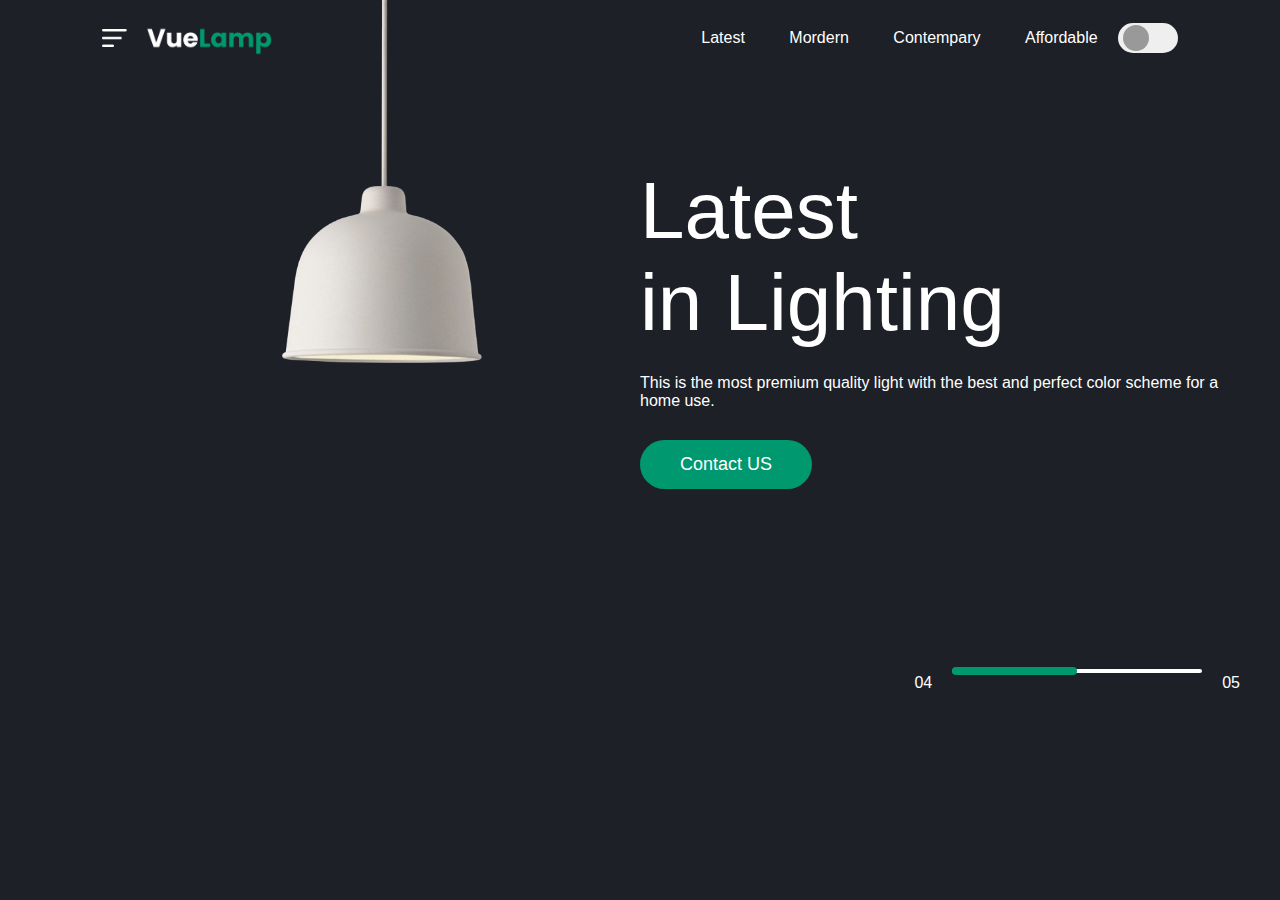
<file: Day 1/index.html>
<!DOCTYPE html>
<html lang="en">
<head>
    <meta charset="UTF-8">
    <link rel="stylesheet" href="style.css">
    <meta name="viewport" content="width=device-width, initial-scale=1.0">
    <title>Day 1</title>
</head>
<body>
    
    <div class="hero">
        <nav>
            <img src="images/menu.png" alt="Menu Image" class="menu-img">
            <img src="images/logo.png" alt="Logo of Developer" class="logo" >

            <ul>
                <li><a href="">Latest</a></li>
                <li><a href="">Mordern</a></li>
                <li><a href="">Contempary</a></li>
                <li><a href="">Affordable</a></li>
            </ul>
            <button type="button" onclick="toggleBtn()" id="btn"><span></span></button>
        </nav>


        <div class="lamp-container">
            <img src="images/lamp.png" alt="lamp image" class = "lamp">
            <img src="images/light.png" alt="lamp-light image" class = "light" id="light">
        </div>

        <div class="text-container">
            <h1>Latest <br> in Lighting</h1>
            <p>This is the most premium quality light with the best and perfect color scheme for a home use.</p>
            <a href="">Contact US</a>
            <div class="control">
                <p>04</p>
                <div class="line"><span></span></div>
                <p>05</p>
            </div>
        </div>
    </div>


    <script>
        var btn = document.getElementById("btn");
        var light = document.getElementById("light");

        function toggleBtn(){
            btn.classList.toggle("active");
            light.classList.toggle("on");
        }

    </script>

</body>
</html>
</file>
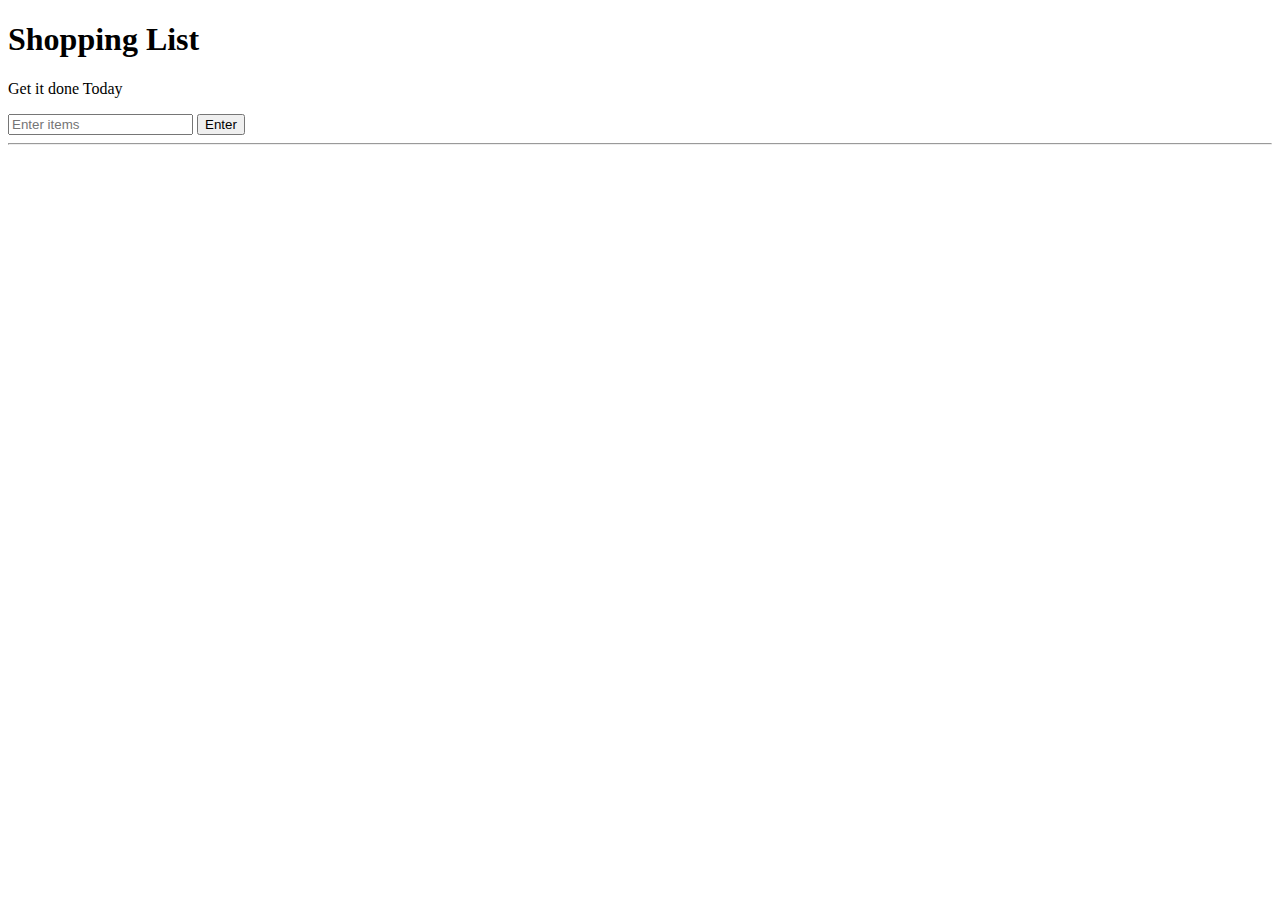
<file: Day 2 - 3/index.html>
<!DOCTYPE html>
<html lang="en">
<head>
    <meta charset="UTF-8">
    <link rel="stylesheet" href="style.css">
    <meta name="viewport" content="width=device-width, initial-scale=1.0">
    <title>Day 2 -DOM Manipulation</title>
</head>
<body>
    <h1>Shopping List</h1>
    <p id="first">Get it done Today</p>
    <input type="text" id= "userinput" placeholder="Enter items">
    <button id="enter">Enter</button>
    <hr>
    <ul>
       
    </ul>
    <script type="text/javascript" src="script.js"></script>
</body>
</html>
</file>
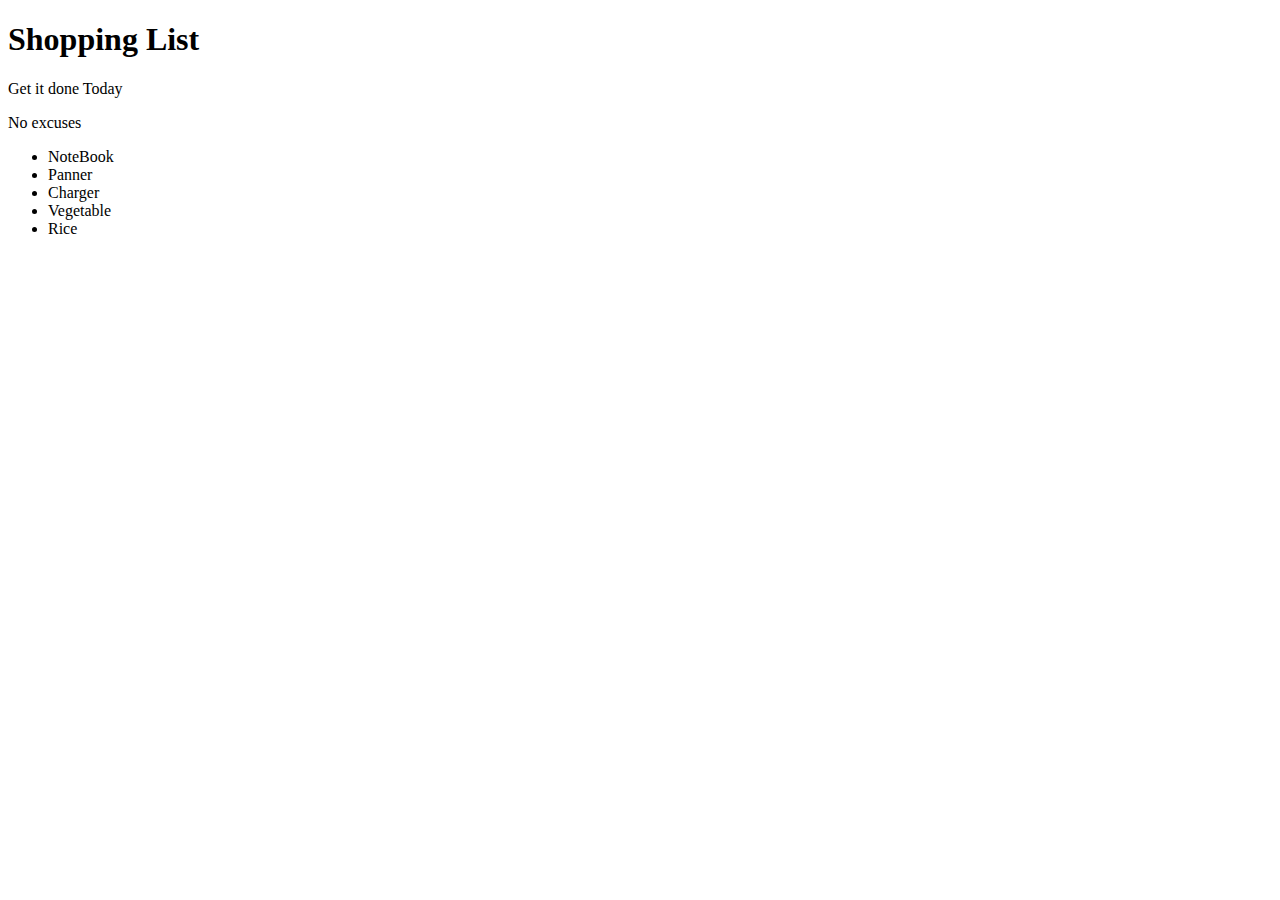
<file: Day 2/index.html>
<!DOCTYPE html>
<html lang="en">
<head>
    <meta charset="UTF-8">
    <link rel="stylesheet" href="style.css">
    <meta name="viewport" content="width=device-width, initial-scale=1.0">
    <title>Day 2 -DOM Manipulation</title>
</head>
<body>
    <h1>Shopping List</h1>
    <p id="first">Get it done Today</p>
    <p class="second">No excuses</p>
    <ul>
        <li class="bold red" random="23">NoteBook</li>
        <li>Panner</li>
        <li>Charger</li>
        <li>Vegetable</li>
        <li>Rice</li>
    </ul>
</body>
</html>
</file>
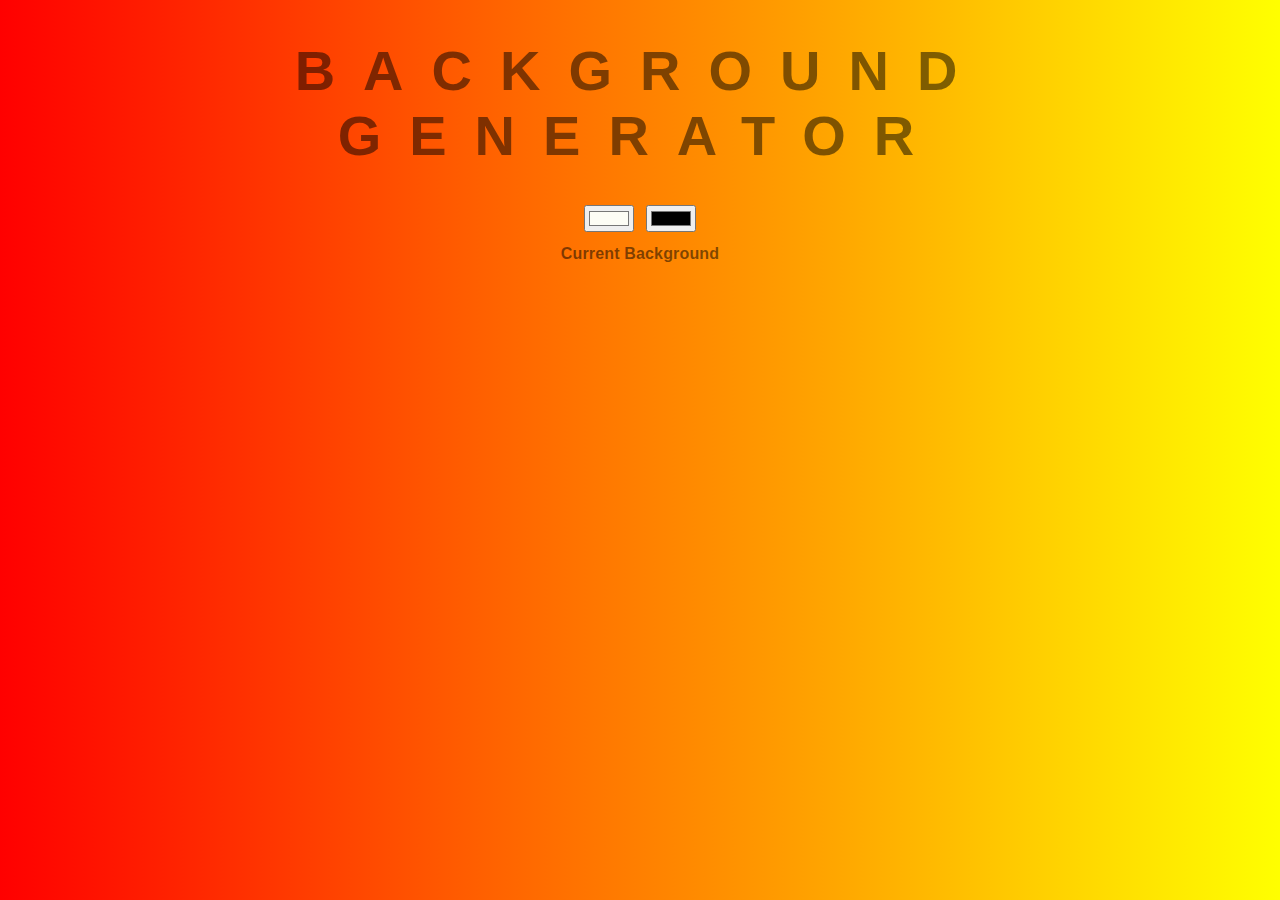
<file: Day 4/index.html>
<!DOCTYPE html>
<html lang="en">
<head>
    <meta charset="UTF-8">
    <link rel="stylesheet" href="style.css">
    <meta name="viewport" content="width=device-width, initial-scale=1.0">
    <title>Day 4 - background Generator</title>
</head>
<body id = 'gradient'>
    <h1>Background Generator</h1>
    <input type="color" class="color1" name="color1" value="#fdfdf5">
    <input type="color" class="color2" name="color2" value="#aaa">
    <h2>Current Background</h2>
    <h3></h3>
    <script type="text/javascript" src="script.js"></script>
</body>
</html>
</file>
<file: Day 1/style.css>
*{
    padding: 0;
    margin: 0;
    font-family: "poppins",sans-serif;
    box-sizing: border-box;   
}

.hero{
    background: #1d2026;
    min-height: 100vh;
    color: #fff;
    width: 100%;
    position: relative;
}

nav{
    display: flex;
    align-items: center;
    padding: 20px 8%;
}

nav .menu-img{
    width: 25px;
    cursor: pointer;
    margin-right: 20px;
}

nav .logo{
    width: 125px;
    cursor: pointer;
}

nav ul {
    flex: 1;
    text-align: right;
}

nav ul li{
    display: inline-block;
    list-style: none;
    padding: 0 20px;
}

nav ul li a{
    text-decoration: none;
    color: #fff;
}

button {
    background-color: #efefef;
    color: #1d2026;
    height: 30px;
    width: 60px;
    border-radius: 25px;
    border: 0;
    outline: 0;
    cursor: pointer;
    transition: background 0.5s,margin-left 0.5s ;
}

button span{
    display: block;
    background-color: #999;
    height: 26px;
    width: 26px;
    border-radius: 50%;
    margin-left: 5px;
}

.lamp-container{
    position: absolute;
    top:-20px;
    left: 22%;
    width: 200px;
}

.lamp{
    width: 100%;
}

.light{
    position: absolute;
    top:96%;
    left: 50%;
    transform: translate(-50%);
    width: 700px;
    margin-left: -10px;
    opacity: 0;
    transition: opacity 0.5s;
}

.text-container{
    max-width: 600px;
    margin-top: 7%;
    margin-left: 50%;
}

.text-container h1{
    font-size: 80px;
    font-weight: 400;
}
.text-container p{
    margin-top: 25px;
}

.text-container a{
    text-decoration: none;
    background: #00986f;
    padding: 14px 40px;
    display: inline-block;
    color: #fff;
    font-size: 18px;
    margin-top: 30px;
    border-radius: 30px ;
}


.control{
    display: flex;
    align-items: center;
    justify-content: flex-end;
    margin-top: 160px;
}

.control .line{
    width: 250px;
    height: 4px;
    background: #fff;
    margin: 0 20px;
    border-radius: 2px;
}


.control .line span{
    width: 50%;
    height: 8px;
    margin-top: -2px;
    border-radius: 4px;
    background: #00986f;
    display: block;
}

.active{
    background: green;
}

.active span{
    background: #fff;
    margin-left: 30px;
}

.on{
    opacity: 1;   
}
</file>
<file: Day 2 - 3/style.css>
.done{
    text-decoration: line-through;
}
</file>
<file: Day 2/style.css>
.done{
    text-decoration: line-through;
}
</file>
<file: Day 4/style.css>
body{
    font:'Raleway',sans-serif;
    color: rgba(0,0,0,0.5);
    text-align: center;
    text-transform: uppercase;
    letter-spacing: 0.5em;
    top: 15%;
    background:linear-gradient(to right,red,yellow);
}

h1{
    font :600 3.5rem 'Raleway' ,sans-serif;
    color: rgba(0,0,0,0.5);
    text-align: center;
    text-transform: uppercase;
    letter-spacing: 0.5em;
    width: 100%;
}

h2{
    font: 900 1rem 'Raleway',sans-serif;
    color: rgba(0,0,0,0.5);
    text-align: center;
    text-transform: none;
    letter-spacing: 0.01em;
}
</file>
